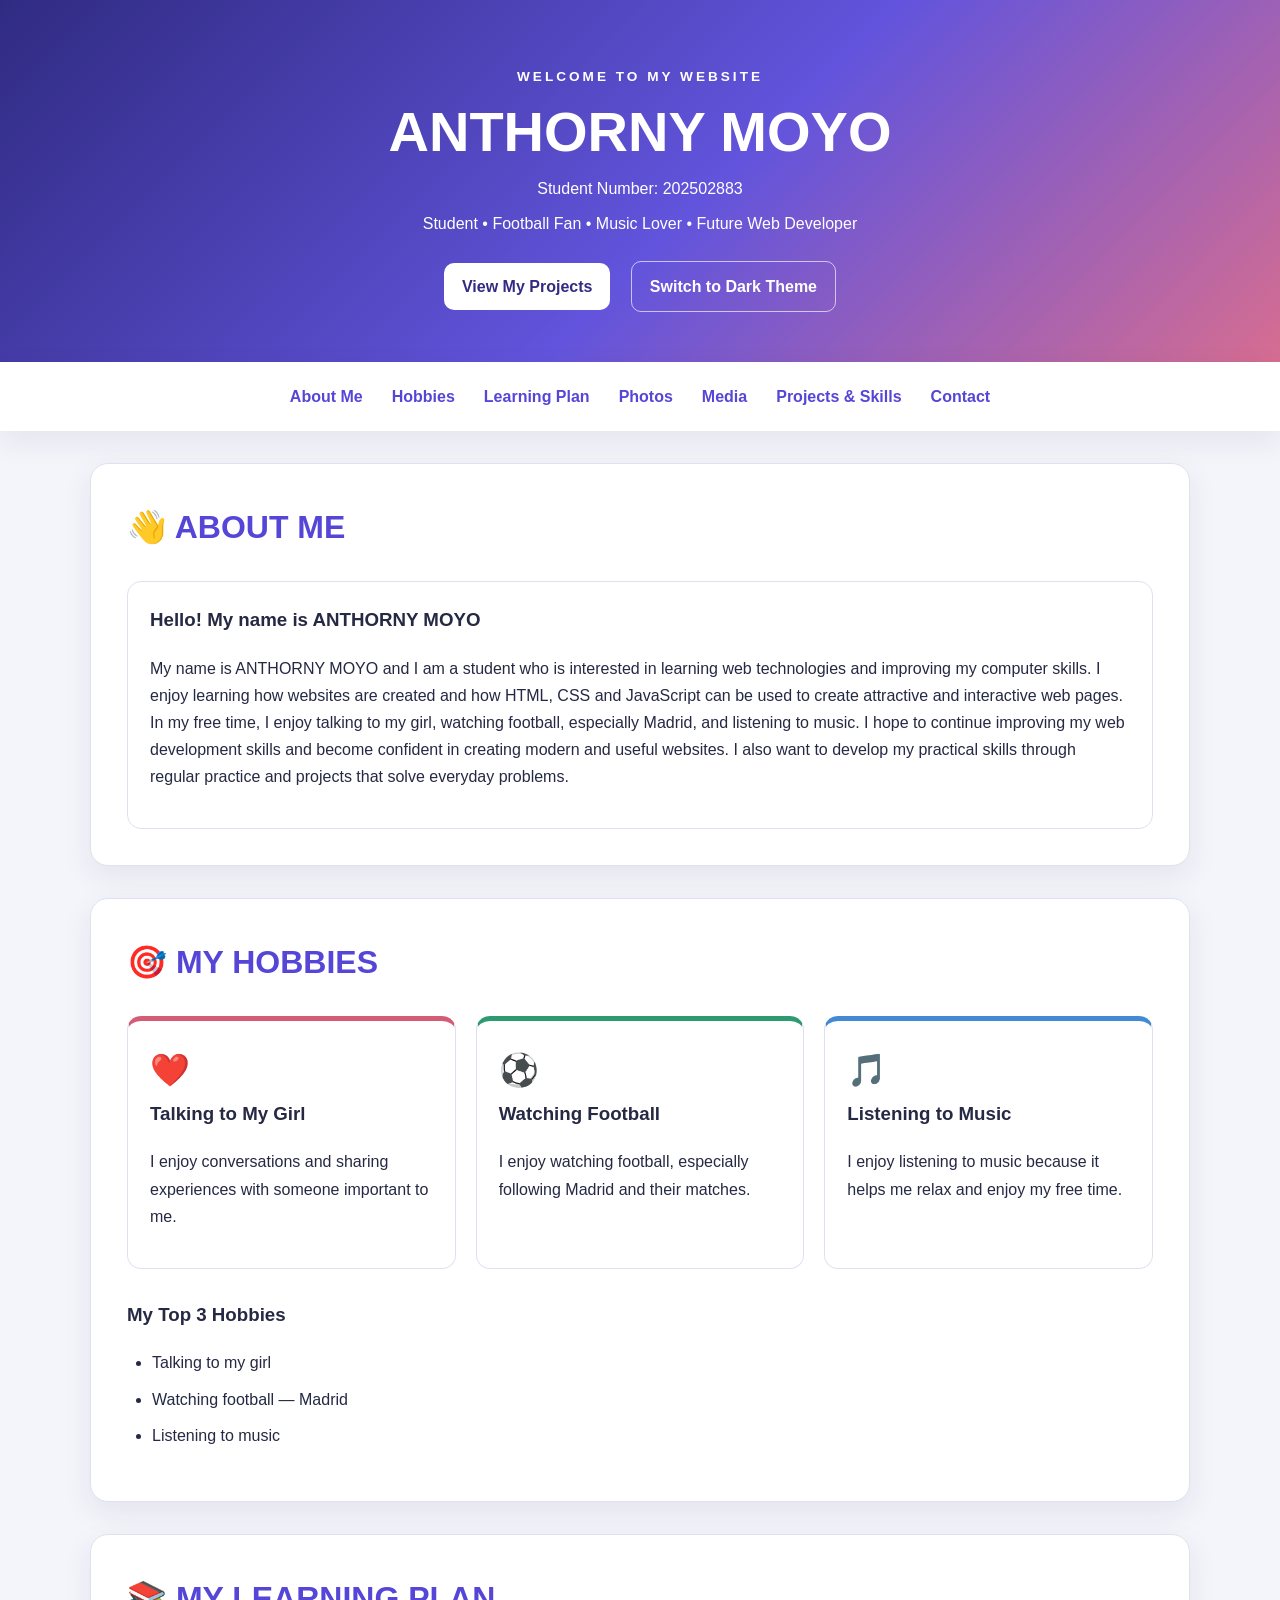
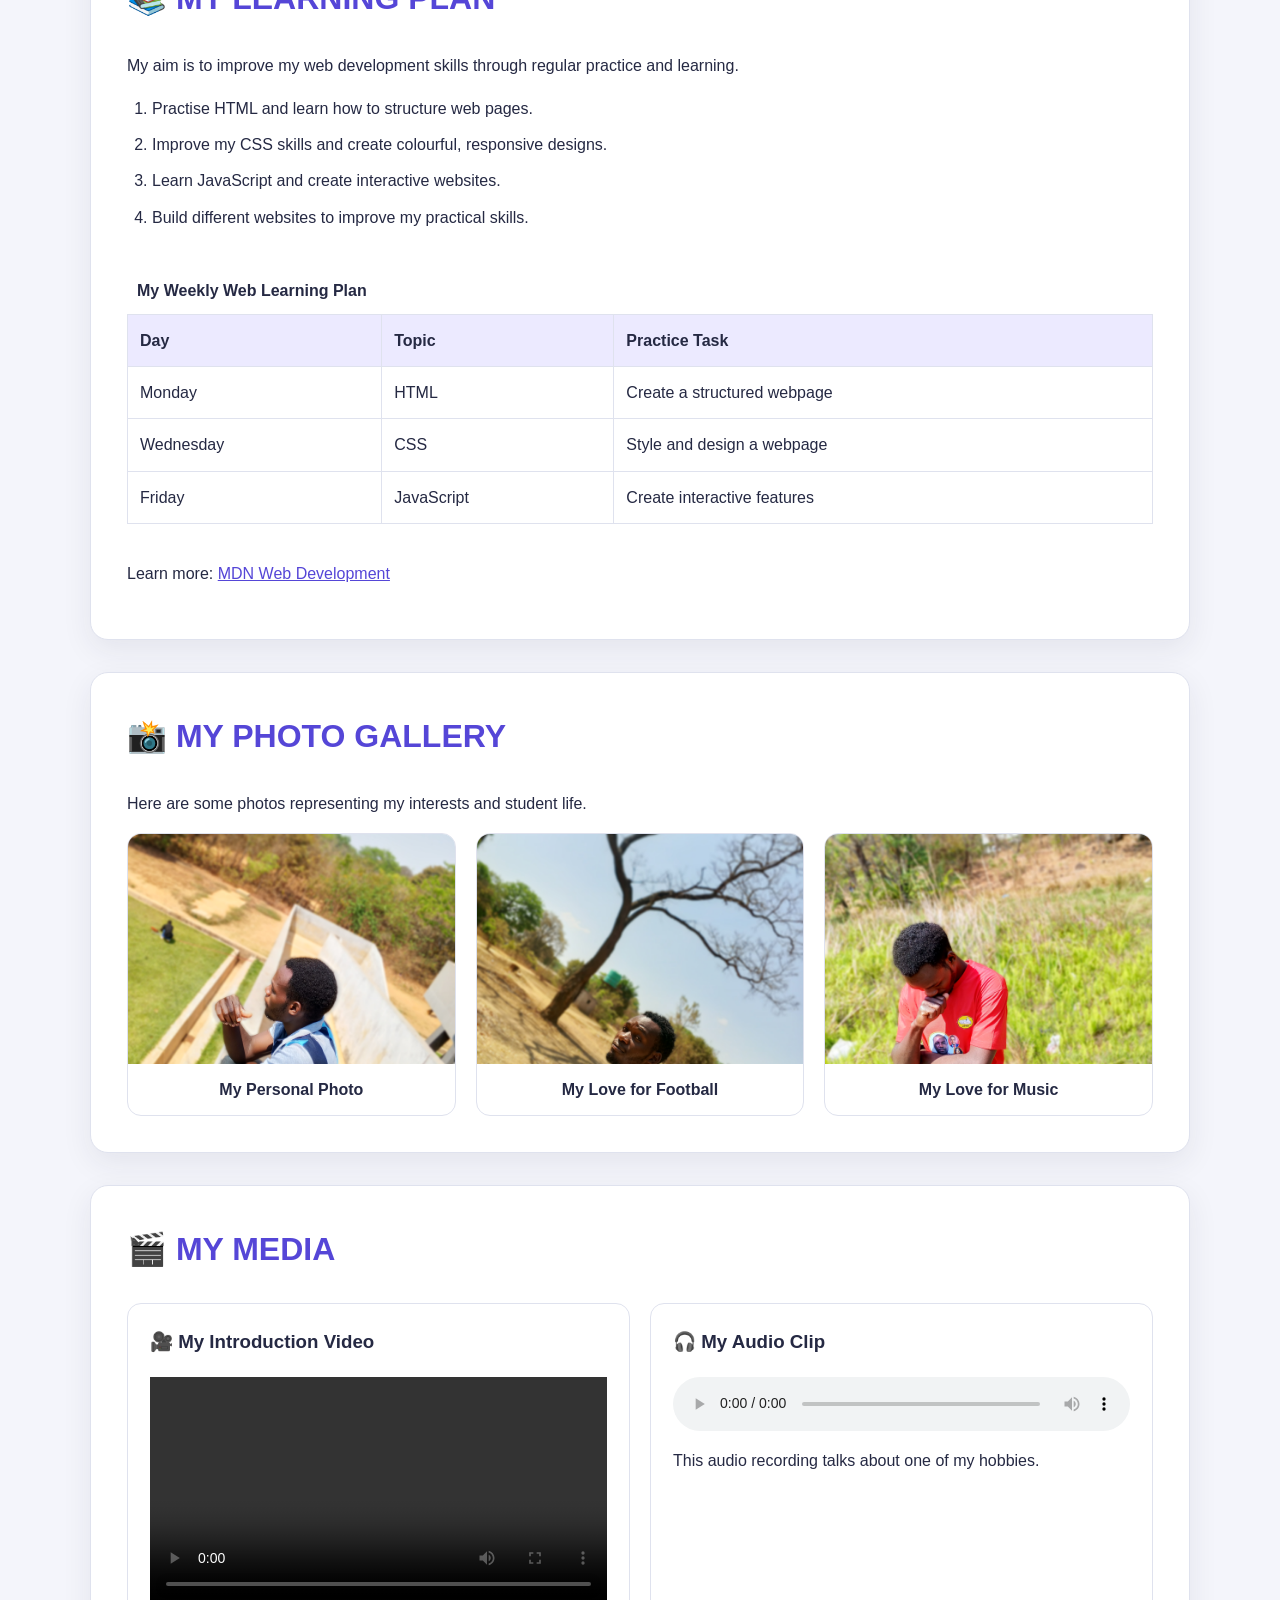
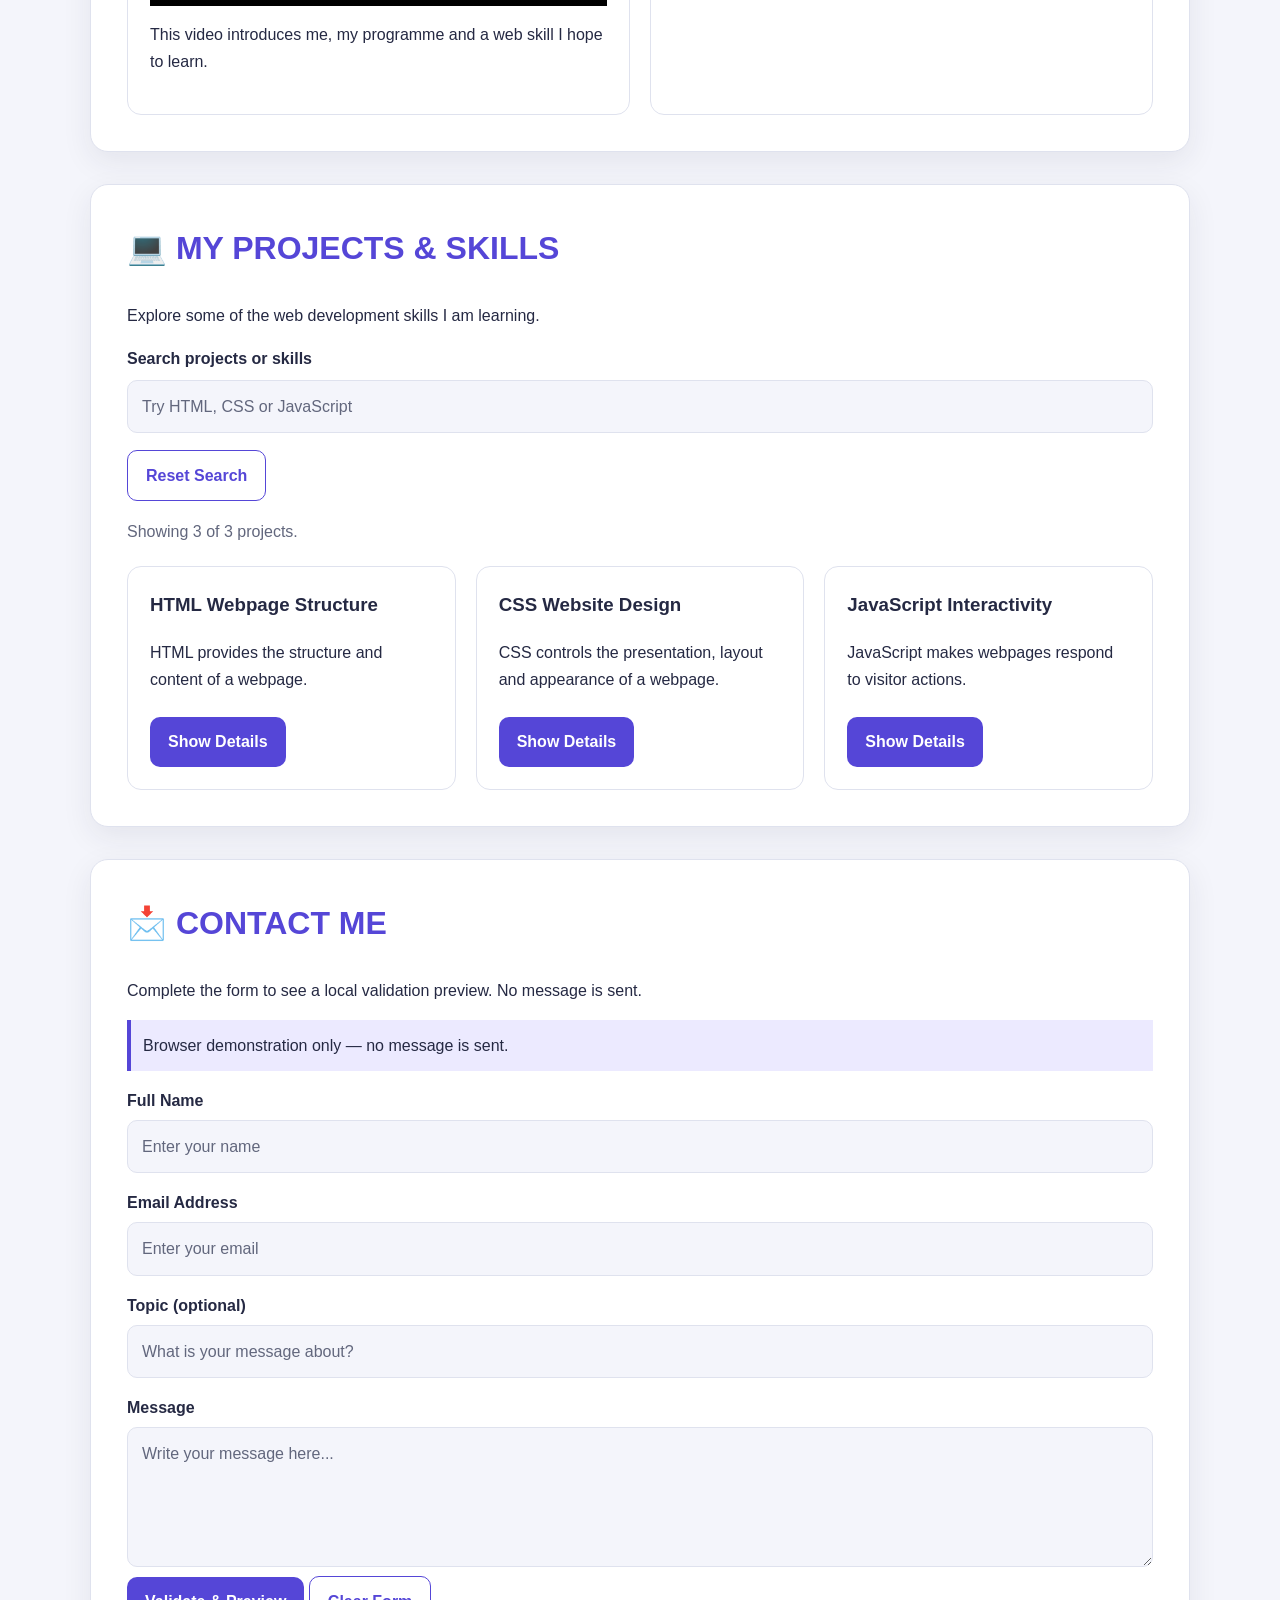
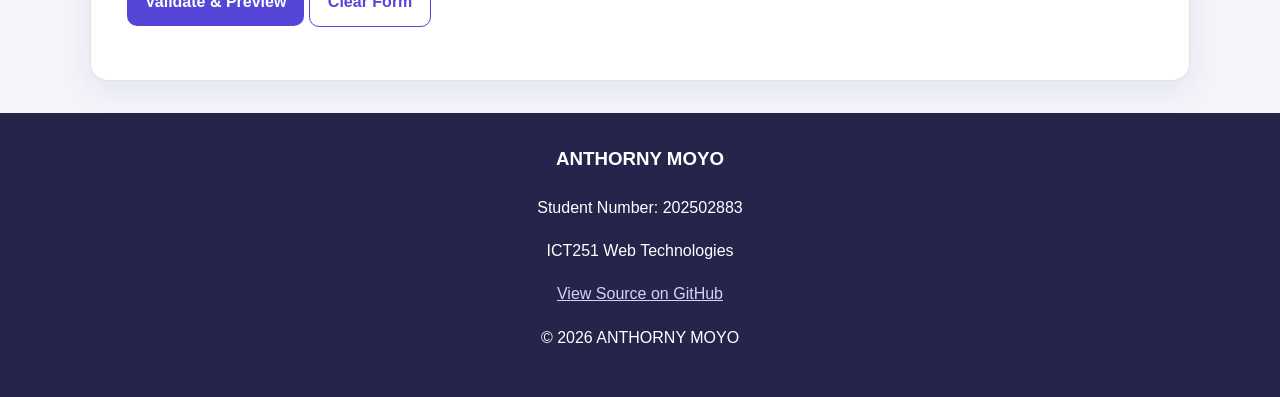
<file: ICT251_Activity_3/index.html>
<!DOCTYPE html>
<html lang="en">
<head>
    <meta charset="UTF-8">
    <meta name="viewport" content="width=device-width, initial-scale=1.0">
    <meta name="description" content="The personal portfolio of ANTHORNY MOYO, a student exploring web technologies.">
    <title>ANTHORNY MOYO | Personal Website</title>
    <link rel="stylesheet" href="css/styles.css">
    <script src="js/script.js" defer></script>
</head>

<body>
<header>
    <div class="hero">
        <div class="welcome">WELCOME TO MY WEBSITE</div>
        <h1>ANTHORNY MOYO</h1>
        <p class="student-number">Student Number: 202502883</p>
        <p class="tagline">Student • Football Fan • Music Lover • Future Web Developer</p>
        <a class="primary-link" href="#projects">View My Projects</a>
        <button id="themeToggle" type="button" aria-pressed="false">
            Switch to Dark Theme
        </button>
    </div>

    <nav aria-label="Main navigation">
        <a href="#about">About Me</a>
        <a href="#hobbies">Hobbies</a>
        <a href="#learning">Learning Plan</a>
        <a href="#photos">Photos</a>
        <a href="#media">Media</a>
        <a href="#projects">Projects & Skills</a>
        <a href="#contact">Contact</a>
    </nav>
</header>

<main>
    <section id="about" class="content-section about-section">
        <h2>👋 ABOUT ME</h2>
        <div class="about-card">
            <h3>Hello! My name is ANTHORNY MOYO</h3>
            <p>
                My name is ANTHORNY MOYO and I am a student who is interested in
                learning web technologies and improving my computer skills. I enjoy
                learning how websites are created and how HTML, CSS and JavaScript
                can be used to create attractive and interactive web pages. In my
                free time, I enjoy talking to my girl, watching football, especially
                Madrid, and listening to music. I hope to continue improving my web
                development skills and become confident in creating modern and useful
                websites. I also want to develop my practical skills through regular
                practice and projects that solve everyday problems.
            </p>
        </div>
    </section>

    <section id="hobbies" class="content-section hobbies-section">
        <h2>🎯 MY HOBBIES</h2>
        <div class="hobby-grid">
            <article class="hobby-card red-card">
                <div class="hobby-icon">❤️</div>
                <h3>Talking to My Girl</h3>
                <p>I enjoy conversations and sharing experiences with someone important to me.</p>
            </article>

            <article class="hobby-card green-card">
                <div class="hobby-icon">⚽</div>
                <h3>Watching Football</h3>
                <p>I enjoy watching football, especially following Madrid and their matches.</p>
            </article>

            <article class="hobby-card blue-card">
                <div class="hobby-icon">🎵</div>
                <h3>Listening to Music</h3>
                <p>I enjoy listening to music because it helps me relax and enjoy my free time.</p>
            </article>
        </div>

        <h3 class="subheading">My Top 3 Hobbies</h3>
        <ul class="hobby-list">
            <li>Talking to my girl</li>
            <li>Watching football — Madrid</li>
            <li>Listening to music</li>
        </ul>
    </section>

    <section id="learning" class="content-section learning-section">
        <h2>📚 MY LEARNING PLAN</h2>
        <p>My aim is to improve my web development skills through regular practice and learning.</p>

        <ol class="learning-steps">
            <li>Practise HTML and learn how to structure web pages.</li>
            <li>Improve my CSS skills and create colourful, responsive designs.</li>
            <li>Learn JavaScript and create interactive websites.</li>
            <li>Build different websites to improve my practical skills.</li>
        </ol>

        <div class="table-container">
            <table>
                <caption>My Weekly Web Learning Plan</caption>
                <thead>
                    <tr><th>Day</th><th>Topic</th><th>Practice Task</th></tr>
                </thead>
                <tbody>
                    <tr><td>Monday</td><td>HTML</td><td>Create a structured webpage</td></tr>
                    <tr><td>Wednesday</td><td>CSS</td><td>Style and design a webpage</td></tr>
                    <tr><td>Friday</td><td>JavaScript</td><td>Create interactive features</td></tr>
                </tbody>
            </table>
        </div>

        <p class="external-link">
            Learn more:
            <a href="https://developer.mozilla.org/en-US/docs/Learn_web_development"
               target="_blank" rel="noopener noreferrer">MDN Web Development</a>
        </p>
    </section>

    <section id="photos" class="content-section photos-section">
        <h2>📸 MY PHOTO GALLERY</h2>
        <p class="section-intro">Here are some photos representing my interests and student life.</p>

        <div class="photo-gallery">
            <figure>
                <img src="Images/photo1.jpg" alt="Personal photo of ANTHORNY MOYO">
                <figcaption>My Personal Photo</figcaption>
            </figure>
            <figure>
                <img src="Images/photo2.jpg" alt="Football photo">
                <figcaption>My Love for Football</figcaption>
            </figure>
            <figure>
                <img src="Images/photo3.jpg" alt="Music-related photo">
                <figcaption>My Love for Music</figcaption>
            </figure>
        </div>
    </section>

    <section id="media" class="content-section media-section">
        <h2>🎬 MY MEDIA</h2>
        <div class="media-grid">
            <article class="media-card video-card">
                <h3>🎥 My Introduction Video</h3>
                <video controls preload="metadata">
                    <source src="videos/intro.mp4" type="video/mp4">
                    Your browser does not support video playback.
                </video>
                <p>This video introduces me, my programme and a web skill I hope to learn.</p>
            </article>

            <article class="media-card audio-card">
                <h3>🎧 My Audio Clip</h3>
                <audio controls preload="metadata">
                    <source src="videos/voice.mp3" type="audio/mpeg">
                    Your browser does not support audio playback.
                </audio>
                <p>This audio recording talks about one of my hobbies.</p>
            </article>
        </div>
    </section>

    <section id="projects" class="content-section projects-section">
        <h2>💻 MY PROJECTS & SKILLS</h2>
        <p>Explore some of the web development skills I am learning.</p>

        <label for="skillSearch">Search projects or skills</label>
        <input type="search" id="skillSearch" placeholder="Try HTML, CSS or JavaScript">
        <button type="button" id="resetSearch" class="secondary-button">Reset Search</button>
        <p id="searchFeedback" class="feedback" aria-live="polite">Showing all projects.</p>

        <div id="projectList" class="project-grid">
            <article class="project-card" data-search="html structure webpage semantic">
                <h3>HTML Webpage Structure</h3>
                <p>HTML provides the structure and content of a webpage.</p>
                <button type="button" class="detailsToggle" aria-expanded="false"
                        aria-controls="details-html">Show Details</button>
                <div id="details-html" class="project-details" hidden>
                    <p>Skills: semantic elements, headings, links, lists, tables and forms.</p>
                </div>
            </article>

            <article class="project-card" data-search="css styling design responsive layout">
                <h3>CSS Website Design</h3>
                <p>CSS controls the presentation, layout and appearance of a webpage.</p>
                <button type="button" class="detailsToggle" aria-expanded="false"
                        aria-controls="details-css">Show Details</button>
                <div id="details-css" class="project-details" hidden>
                    <p>Skills: colours, typography, spacing, Flexbox, Grid and media queries.</p>
                </div>
            </article>

            <article class="project-card" data-search="javascript interaction validation dom events">
                <h3>JavaScript Interactivity</h3>
                <p>JavaScript makes webpages respond to visitor actions.</p>
                <button type="button" class="detailsToggle" aria-expanded="false"
                        aria-controls="details-js">Show Details</button>
                <div id="details-js" class="project-details" hidden>
                    <p>Skills: variables, functions, events, form validation and DOM updates.</p>
                </div>
            </article>
        </div>
    </section>

    <section id="contact" class="content-section contact-section">
        <h2>📩 CONTACT ME</h2>
        <p>Complete the form to see a local validation preview. No message is sent.</p>

        <p class="notice">Browser demonstration only — no message is sent.</p>

        <form id="contactForm" novalidate>
            <label for="name">Full Name</label>
            <input type="text" id="name" name="name"
                   placeholder="Enter your name" autocomplete="name" required>
            <small id="nameError" class="field-error"></small>

            <label for="email">Email Address</label>
            <input type="email" id="email" name="email"
                   placeholder="Enter your email" autocomplete="email" required>
            <small id="emailError" class="field-error"></small>

            <label for="topic">Topic (optional)</label>
            <input type="text" id="topic" name="topic"
                   placeholder="What is your message about?">

            <label for="message">Message</label>
            <textarea id="message" name="message"
                      placeholder="Write your message here..." required></textarea>
            <small id="messageError" class="field-error"></small>

            <button type="submit">Validate & Preview</button>
            <button type="reset" class="secondary-button">Clear Form</button>
        </form>

        <div id="formFeedback" class="feedback" role="status" aria-live="polite"></div>

        <section id="contactPreview" class="preview-card" aria-labelledby="previewHeading" hidden>
            <h3 id="previewHeading">Validated Form Preview</h3>
            <p><strong>Name:</strong> <span id="previewName"></span></p>
            <p><strong>Email:</strong> <span id="previewEmail"></span></p>
            <p><strong>Topic:</strong> <span id="previewTopic"></span></p>
            <p><strong>Message:</strong></p>
            <p id="previewMessage"></p>
            <p class="success-text">The data was validated in this browser. No message was sent.</p>
        </section>
    </section>
</main>

<footer>
    <h3>ANTHORNY MOYO</h3>
    <p>Student Number: 202502883</p>
    <p>ICT251 Web Technologies</p>
    <p><a id="sourceLink" href="#" target="_blank" rel="noopener noreferrer">View Source on GitHub</a></p>
    <p>© 2026 ANTHORNY MOYO</p>
</footer>
</body>
</html>
</file>
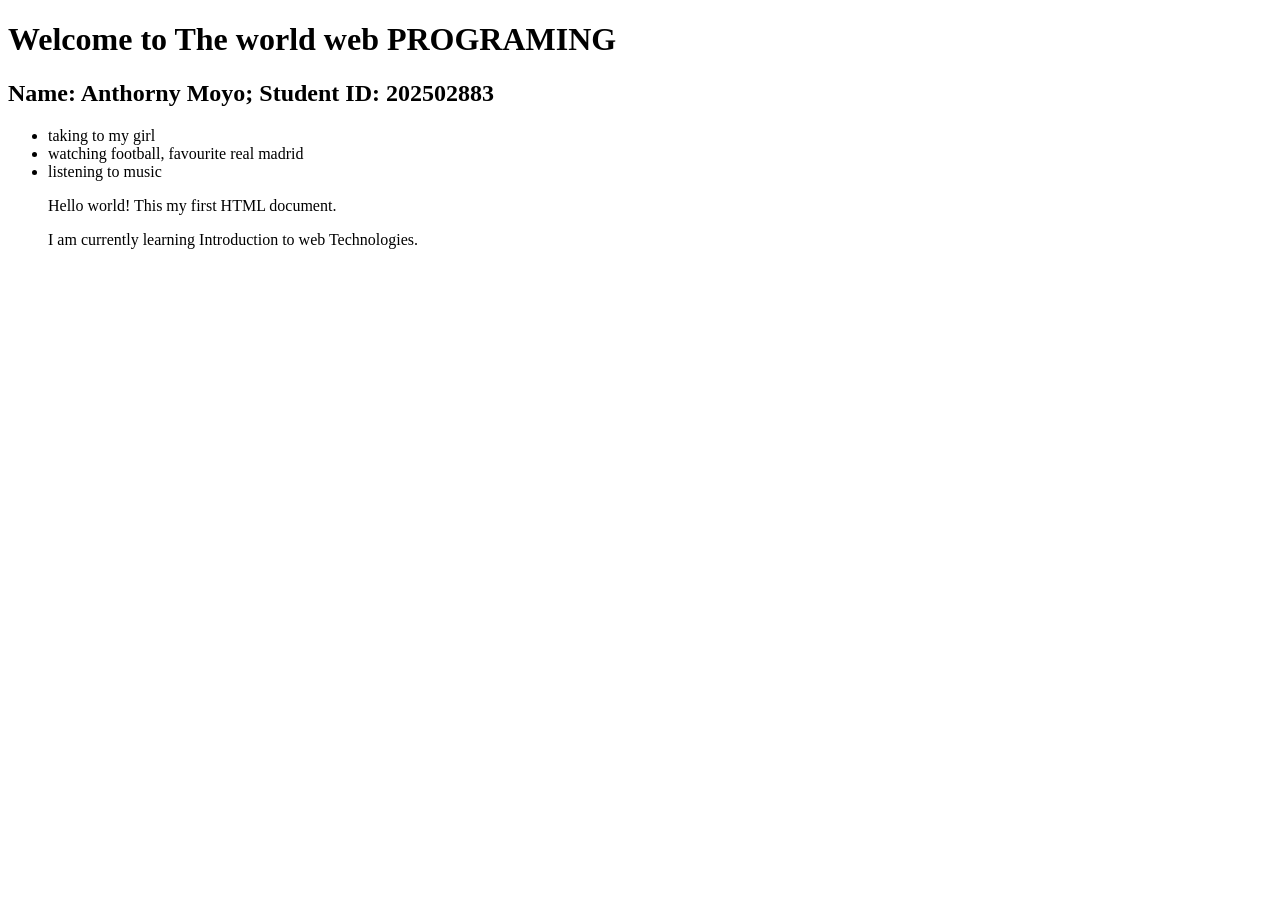
<file: ICT251_Activity_3/Activity one_backup.html.html>
<!DOCTYPE html>
<html lang="en>">
<head>
    <meta charset="UTF - 8">
    <meta name="viewport" content="width=device - width, intial - scale=1.0">
    <title>My Web Page</title>
</head>
<body>
    <h1>Welcome to The world web PROGRAMING</h1>
    <h2>Name: Anthorny Moyo; Student ID: 202502883</h2>
    <ul>
        <li>taking to my girl</li>
        <li>watching football, favourite real madrid</li>
        <li>listening to music</li>
    
    <p>Hello world! This my first HTML document.</p>
    <p>I am currently learning Introduction to web Technologies.</p>

</body>
</html>
</file>
<file: ICT251_Activity_3/css/styles.css>
:root {
    color-scheme: light;
    --background: #f4f5fb;
    --surface: #ffffff;
    --text: #252943;
    --muted: #62677d;
    --primary: #5546d7;
    --primary-hover: #3d30ad;
    --border: #dfe2ee;
    --soft: #eceaff;
    --success: #167345;
    --error: #b42332;
    --shadow: 0 10px 30px rgba(37, 41, 67, 0.08);
}

* {
    box-sizing: border-box;
}

html {
    scroll-behavior: smooth;
    scroll-padding-top: 20px;
}

body {
    margin: 0;
    background: var(--background);
    color: var(--text);
    font-family: Arial, Helvetica, sans-serif;
    font-size: 16px;
    line-height: 1.7;
    transition: background-color 0.2s, color 0.2s;
}

body.dark-theme {
    color-scheme: dark;
    --background: #171827;
    --surface: #22243a;
    --text: #f2f2ff;
    --muted: #c0c3da;
    --primary: #aaa0ff;
    --primary-hover: #c4bdff;
    --border: #41435b;
    --soft: #30304e;
    --success: #78e0aa;
    --error: #ff9aa5;
    --shadow: 0 10px 30px rgba(0, 0, 0, 0.2);
}

a {
    color: var(--primary);
}

a:hover {
    color: var(--primary-hover);
}

a:focus-visible,
button:focus-visible,
input:focus-visible,
textarea:focus-visible {
    outline: 3px solid #f0a44b;
    outline-offset: 3px;
}

button,
input,
textarea {
    font: inherit;
}

button {
    padding: 11px 18px;
    border: 0;
    border-radius: 10px;
    background: var(--primary);
    color: #fff;
    cursor: pointer;
    font-weight: 700;
    transition: transform 0.15s, opacity 0.15s;
}

body.dark-theme button {
    color: #171827;
}

button:hover {
    transform: translateY(-1px);
    opacity: 0.92;
}

button:active {
    transform: translateY(0);
}

.hero {
    padding: 65px 20px 50px;
    text-align: center;
    background: linear-gradient(135deg, #302b82, #6254dc 55%, #d66d91);
    color: #fff;
}

.welcome {
    font-size: 0.85rem;
    font-weight: 700;
    letter-spacing: 3px;
}

.hero h1 {
    margin: 10px 0;
    font-size: clamp(2rem, 6vw, 3.5rem);
    line-height: 1.2;
}

.student-number,
.tagline {
    margin: 8px 0;
}

.primary-link {
    display: inline-block;
    margin: 15px 8px 0;
    padding: 10px 18px;
    border-radius: 10px;
    background: #fff;
    color: #332a83;
    font-weight: 700;
    text-decoration: none;
}

#themeToggle {
    display: inline-block;
    margin: 15px 8px 0;
    border: 1px solid rgba(255, 255, 255, 0.65);
    background: transparent;
    color: #fff;
}

nav {
    display: flex;
    flex-wrap: wrap;
    justify-content: center;
    gap: 5px;
    padding: 12px;
    background: var(--surface);
    box-shadow: var(--shadow);
}

nav a {
    padding: 9px 12px;
    border-radius: 8px;
    font-weight: 700;
    text-decoration: none;
}

nav a:hover {
    background: var(--soft);
}

.content-section {
    width: min(1100px, calc(100% - 36px));
    margin: 32px auto;
    padding: clamp(20px, 4vw, 36px);
    border: 1px solid var(--border);
    border-radius: 18px;
    background: var(--surface);
    box-shadow: var(--shadow);
}

.content-section h2 {
    margin-top: 0;
    color: var(--primary);
    font-size: clamp(1.4rem, 3vw, 2rem);
}

.about-card,
.hobby-card,
.media-card,
.project-card,
.preview-card {
    padding: 22px;
    border: 1px solid var(--border);
    border-radius: 14px;
    background: var(--surface);
}

.about-card h3,
.hobby-card h3,
.media-card h3,
.project-card h3 {
    margin-top: 0;
}

.hobby-grid,
.media-grid,
.project-grid {
    display: grid;
    grid-template-columns: repeat(3, minmax(0, 1fr));
    gap: 20px;
}

.hobby-card {
    border-top: 5px solid var(--primary);
}

.red-card {
    border-top-color: #d45d76;
}

.green-card {
    border-top-color: #2d9a70;
}

.blue-card {
    border-top-color: #428bd4;
}

.hobby-icon {
    font-size: 2rem;
}

.subheading {
    margin-top: 30px;
}

.hobby-list,
.learning-steps {
    padding-left: 25px;
}

.hobby-list li,
.learning-steps li {
    margin: 9px 0;
}

.table-container {
    width: 100%;
    overflow-x: auto;
}

table {
    width: 100%;
    margin: 20px 0;
    border-collapse: collapse;
    text-align: left;
}

caption {
    padding: 10px;
    font-weight: 700;
    text-align: left;
}

th,
td {
    padding: 12px;
    border: 1px solid var(--border);
}

th {
    background: var(--soft);
}

.photo-gallery {
    display: grid;
    grid-template-columns: repeat(3, minmax(0, 1fr));
    gap: 20px;
}

figure {
    min-width: 0;
    margin: 0;
    overflow: hidden;
    border: 1px solid var(--border);
    border-radius: 14px;
    background: var(--surface);
}

figure img {
    display: block;
    width: 100%;
    height: 230px;
    object-fit: cover;
}

figcaption {
    padding: 12px;
    text-align: center;
    font-weight: 700;
}

.media-grid {
    grid-template-columns: repeat(2, minmax(0, 1fr));
}

.media-card video,
.media-card audio {
    display: block;
    width: 100%;
    max-width: 100%;
    margin: 15px 0;
}

label {
    display: block;
    margin: 16px 0 6px;
    font-weight: 700;
}

input,
textarea {
    display: block;
    width: 100%;
    min-width: 0;
    padding: 12px 14px;
    border: 1px solid var(--border);
    border-radius: 10px;
    background: var(--background);
    color: var(--text);
}

textarea {
    min-height: 140px;
    resize: vertical;
}

input::placeholder,
textarea::placeholder {
    color: var(--muted);
    opacity: 1;
}

#skillSearch {
    margin: 8px 0 12px;
}

.secondary-button {
    margin: 5px 5px 5px 0;
    border: 1px solid var(--primary);
    background: transparent;
    color: var(--primary);
}

.project-grid {
    margin-top: 20px;
}

.project-card {
    min-width: 0;
}

.project-card[hidden],
.project-details[hidden],
.preview-card[hidden] {
    display: none;
}

.project-details {
    margin-top: 15px;
    padding: 12px;
    border-radius: 10px;
    background: var(--soft);
}

.detailsToggle {
    margin-top: 8px;
}

.feedback {
    margin: 12px 0;
    color: var(--muted);
    overflow-wrap: anywhere;
}

.field-error {
    display: block;
    margin-top: 4px;
    color: var(--error);
    font-weight: 700;
}

input[aria-invalid="true"],
textarea[aria-invalid="true"] {
    border: 2px solid var(--error);
}

.notice {
    padding: 12px;
    border-left: 4px solid var(--primary);
    background: var(--soft);
}

.success-text {
    color: var(--success);
    font-weight: 700;
}

.preview-card {
    margin-top: 24px;
    overflow-wrap: anywhere;
}

footer {
    padding: 30px 18px;
    background: #25254b;
    color: #fff;
    text-align: center;
}

footer h3 {
    margin-top: 0;
}

footer a {
    color: #d6d0ff;
}

@media (max-width: 760px) {
    .hobby-grid,
    .photo-gallery,
    .project-grid,
    .media-grid {
        grid-template-columns: repeat(2, minmax(0, 1fr));
    }

    nav {
        gap: 2px;
    }

    nav a {
        padding: 8px;
    }

    figure img {
        height: 190px;
    }
}

@media (max-width: 520px) {
    .content-section {
        width: calc(100% - 20px);
        margin: 18px auto;
        padding: 18px;
    }

    .hobby-grid,
    .photo-gallery,
    .project-grid,
    .media-grid {
        grid-template-columns: 1fr;
    }

    .hero {
        padding: 42px 15px;
    }

    nav a {
        font-size: 0.9rem;
    }

    button {
        max-width: 100%;
    }
}

@media (prefers-reduced-motion: reduce) {
    *,
    *::before,
    *::after {
        scroll-behavior: auto !important;
        transition: none !important;
    }
}
</file>
